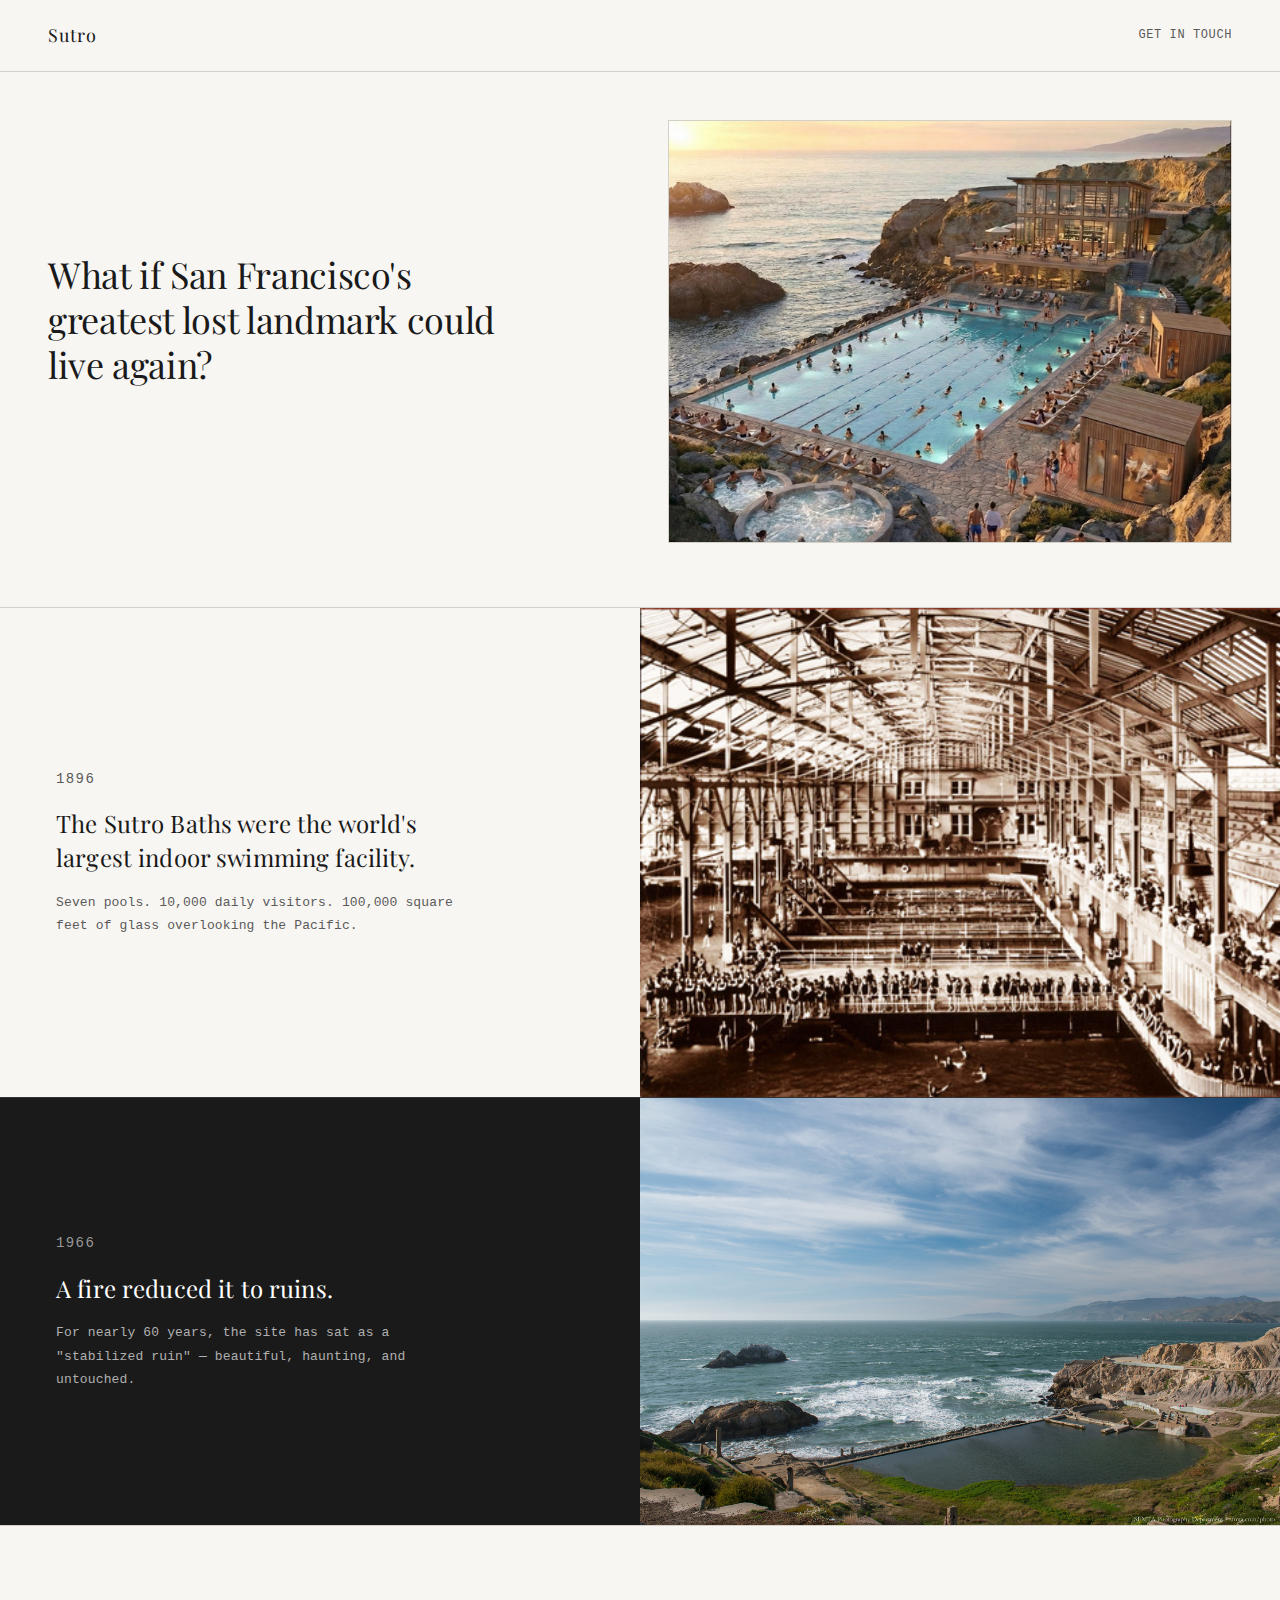
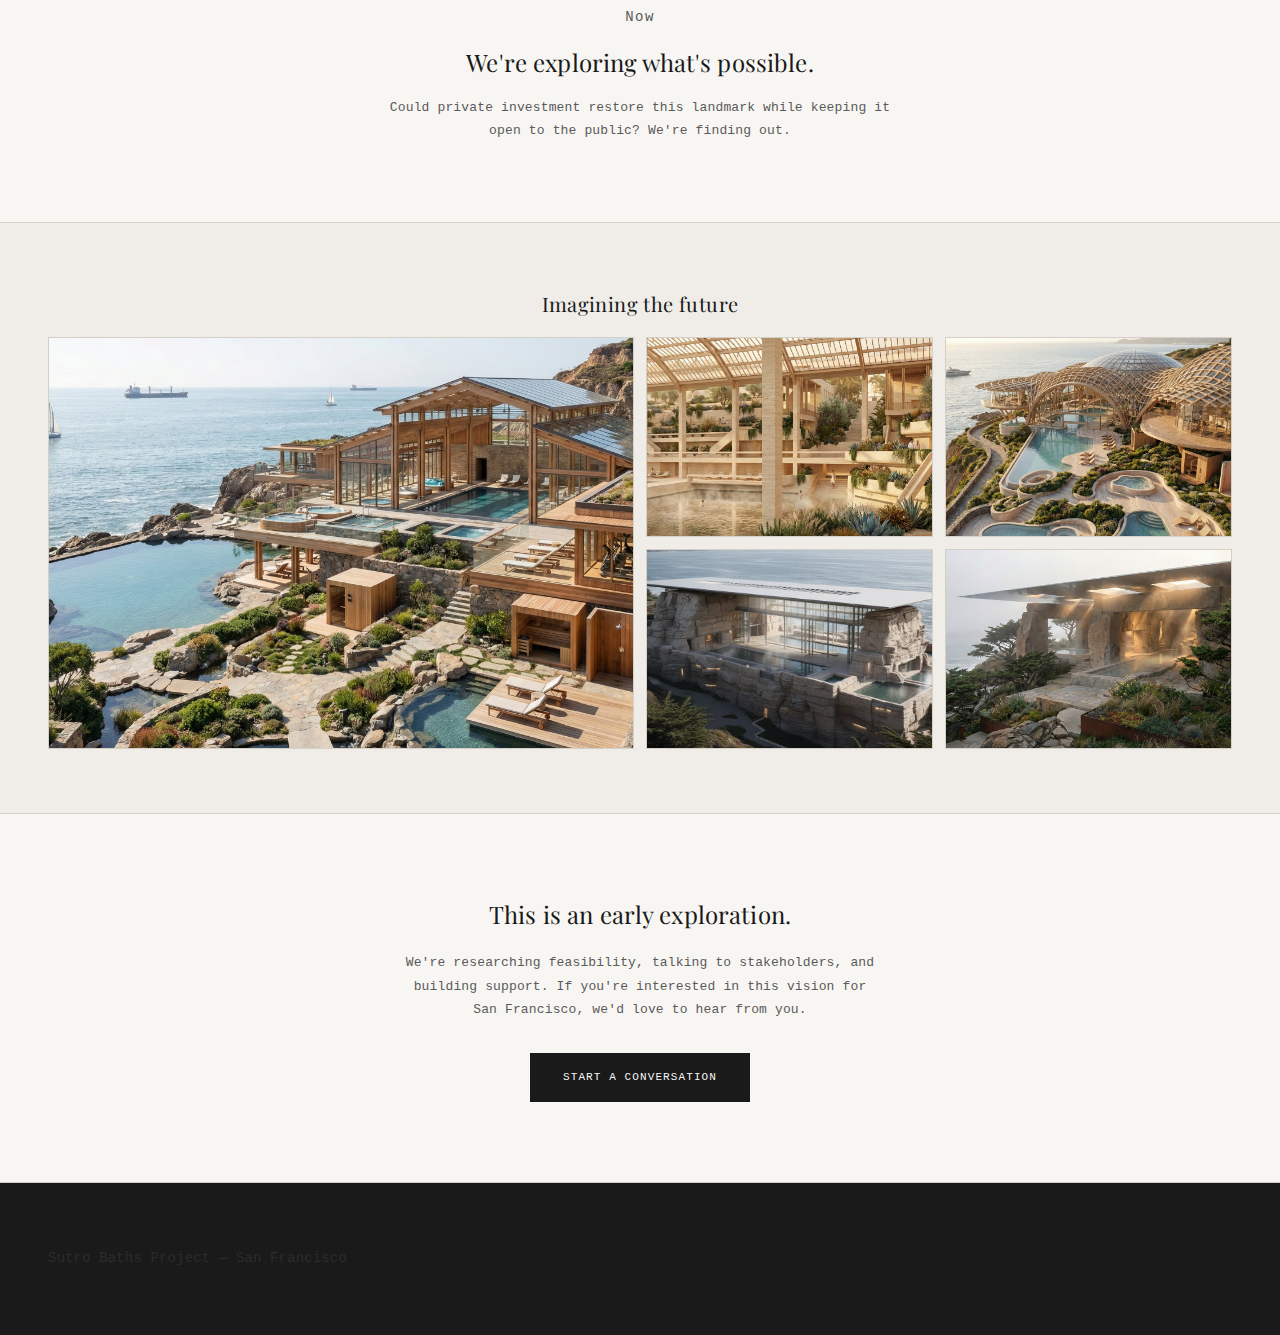
<file: index.html>
<!DOCTYPE html>
<html lang="en">
<head>
    <meta charset="UTF-8">
    <meta name="viewport" content="width=device-width, initial-scale=1.0">
    <title>Sutro Baths — What If?</title>
    <meta name="description" content="Exploring the possibility of restoring San Francisco's Sutro Baths.">
    <meta property="og:title" content="Sutro Baths — What If?">
    <meta property="og:description" content="Exploring the possibility of restoring San Francisco's Sutro Baths.">
    <meta property="og:image" content="images/vision/sunset-pools.jpg">
    <meta name="theme-color" content="#0a1628">
    <link rel="preconnect" href="https://fonts.googleapis.com">
    <link rel="preconnect" href="https://fonts.gstatic.com" crossorigin>
    <link href="https://fonts.googleapis.com/css2?family=Playfair+Display:wght@400;500&family=Inter:wght@300;400;500&display=swap" rel="stylesheet">
    <link rel="stylesheet" href="styles.css">
</head>
<body>

    <nav class="nav">
        <a href="#" class="nav-logo">Sutro</a>
        <a href="mailto:hello@sutrobaths.org" class="nav-contact">Get in touch</a>
    </nav>

    <section class="hero">
        <div class="hero-content">
            <h1>What if San Francisco's greatest lost landmark could live again?</h1>
        </div>
        <div class="hero-image">
            <img src="images/vision/sunset-pools.jpg" alt="Vision of restored Sutro Baths at sunset">
        </div>
    </section>

    <section class="story">
        <div class="story-block">
            <span class="story-date">1896</span>
            <h2>The Sutro Baths were the world's largest indoor swimming facility.</h2>
            <p>Seven pools. 10,000 daily visitors. 100,000 square feet of glass overlooking the Pacific.</p>
        </div>
        <div class="story-image">
            <img src="images/historical/swimmers-interior.jpg" alt="Historic Sutro Baths interior">
        </div>
    </section>

    <section class="story story-dark">
        <div class="story-block">
            <span class="story-date">1966</span>
            <h2>A fire reduced it to ruins.</h2>
            <p>For nearly 60 years, the site has sat as a "stabilized ruin" — beautiful, haunting, and untouched.</p>
        </div>
        <div class="story-image">
            <img src="images/current/ruins-sunset.jpg" alt="Sutro Baths ruins at sunset">
        </div>
    </section>

    <section class="story">
        <div class="story-block">
            <span class="story-date">Now</span>
            <h2>We're exploring what's possible.</h2>
            <p>Could private investment restore this landmark while keeping it open to the public? We're finding out.</p>
        </div>
    </section>

    <section class="vision">
        <h2 class="vision-title">Imagining the future</h2>
        <div class="vision-grid">
            <figure class="vision-item vision-item-large">
                <img src="images/vision/coastal-sanctuary.jpg" alt="Coastal sanctuary vision">
            </figure>
            <figure class="vision-item">
                <img src="images/vision/glass-atrium.jpg" alt="Glass atrium interior">
            </figure>
            <figure class="vision-item">
                <img src="images/vision/domed-pavilion.jpg" alt="Domed pavilion">
            </figure>
            <figure class="vision-item">
                <img src="images/vision/aerial-pools.jpg" alt="Aerial view of pools">
            </figure>
            <figure class="vision-item">
                <img src="images/vision/public-gardens.jpg" alt="Public gardens">
            </figure>
        </div>
    </section>

    <section class="cta">
        <h2>This is an early exploration.</h2>
        <p>We're researching feasibility, talking to stakeholders, and building support. If you're interested in this vision for San Francisco, we'd love to hear from you.</p>
        <a href="mailto:hello@sutrobaths.org" class="cta-button">Start a conversation</a>
    </section>

    <footer class="footer">
        <p>Sutro Baths Project — San Francisco</p>
    </footer>

</body>
</html>
</file>
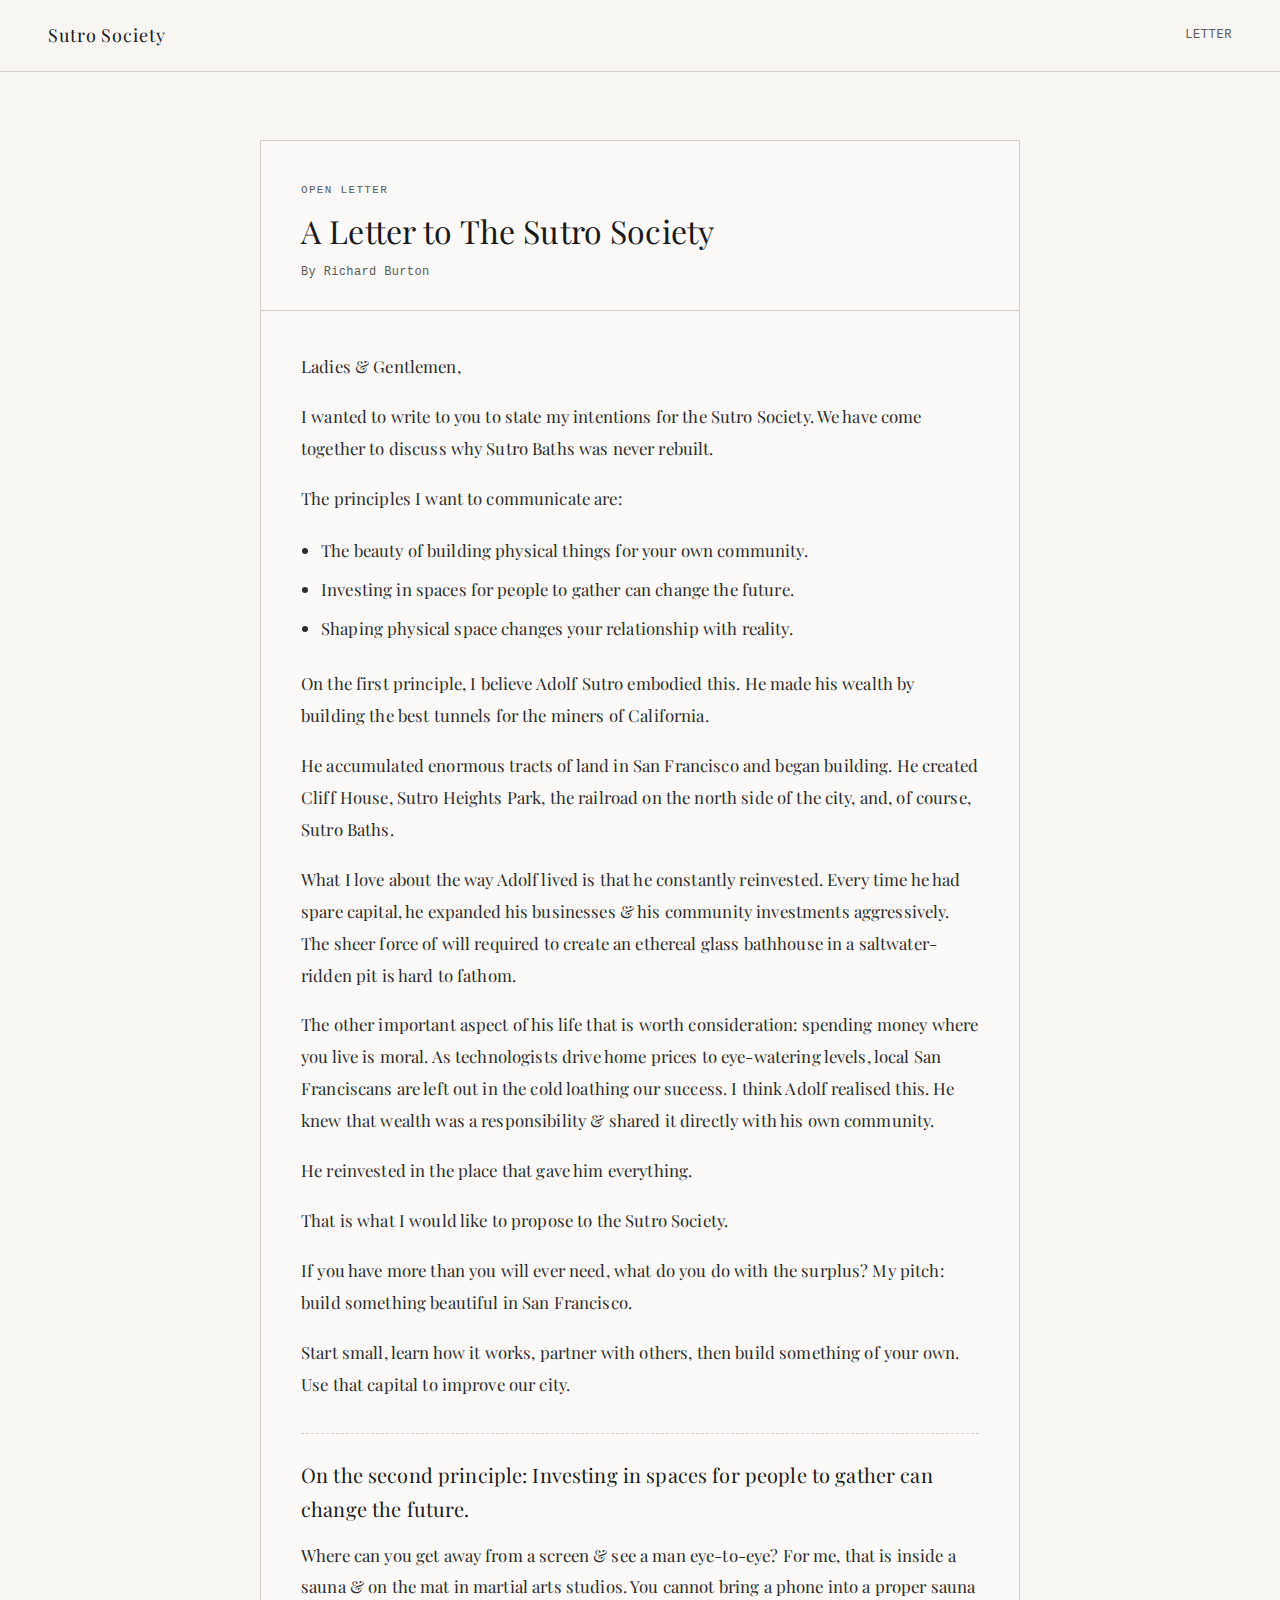
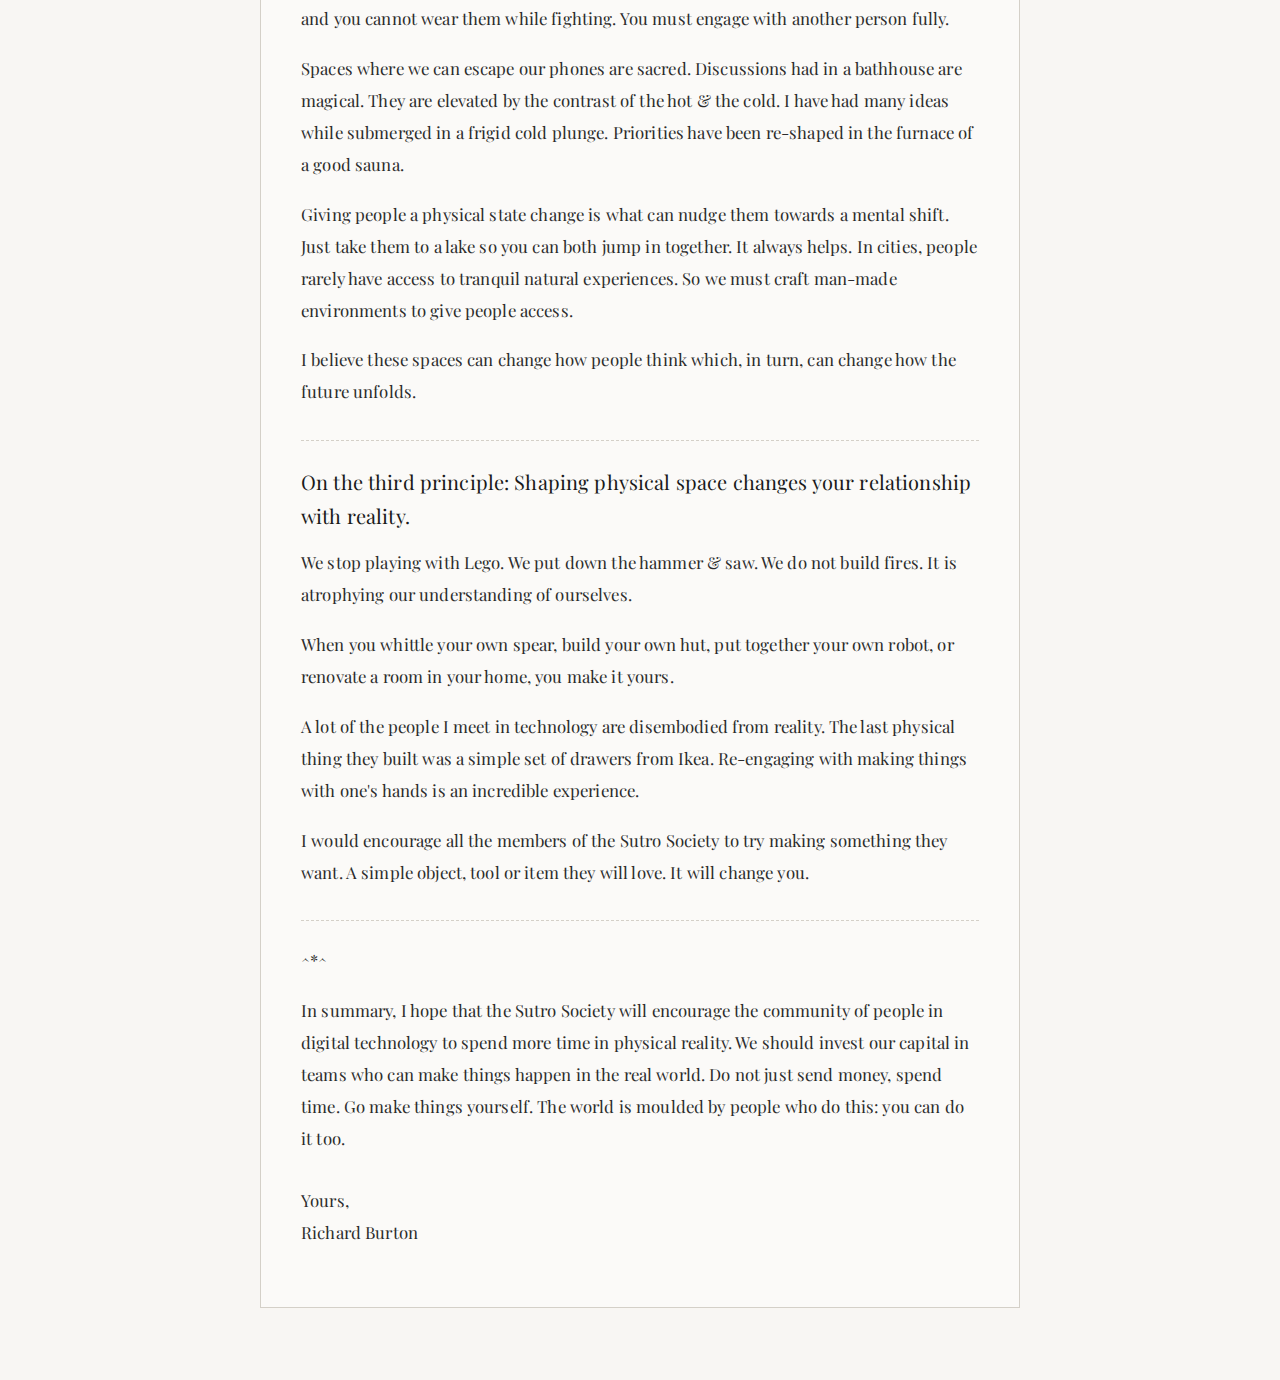
<file: letter.html>
<!DOCTYPE html>
<html lang="en">
<head>
    <meta charset="UTF-8">
    <meta name="viewport" content="width=device-width, initial-scale=1.0">
    <title>A Letter to The Sutro Society</title>
    <meta name="description" content="A letter from Richard Burton to The Sutro Society on community building and physical investment in San Francisco.">
    <link rel="icon" type="image/svg+xml" href="favicon.svg">
    <link rel="preconnect" href="https://fonts.googleapis.com">
    <link rel="preconnect" href="https://fonts.gstatic.com" crossorigin>
    <link href="https://fonts.googleapis.com/css2?family=Playfair+Display:wght@400;500&display=swap" rel="stylesheet">
    <link rel="stylesheet" href="styles.css">
</head>
<body>

    <nav class="nav">
        <a href="index.html" class="nav-logo">Sutro Society</a>
        <div class="nav-links">
            <a href="letter.html" class="nav-link">Letter</a>
        </div>
    </nav>

    <main class="letter-main">
        <article class="letter-wrap">
            <header class="letter-header">
                <p class="letter-kicker">Open Letter</p>
                <h1>A Letter to The Sutro Society</h1>
                <p class="letter-meta">By Richard Burton</p>
            </header>
            <section class="letter-body">
                <p>Ladies &amp; Gentlemen,</p>

                <p>I wanted to write to you to state my intentions for the Sutro Society. We have come together to discuss why Sutro Baths was never rebuilt.</p>

                <p>The principles I want to communicate are:</p>
                <ul class="letter-principles">
                    <li>The beauty of building physical things for your own community.</li>
                    <li>Investing in spaces for people to gather can change the future.</li>
                    <li>Shaping physical space changes your relationship with reality.</li>
                </ul>

                <p>On the first principle, I believe Adolf Sutro embodied this. He made his wealth by building the best tunnels for the miners of California.</p>

                <p>He accumulated enormous tracts of land in San Francisco and began building. He created Cliff House, Sutro Heights Park, the railroad on the north side of the city, and, of course, Sutro Baths.</p>

                <p>What I love about the way Adolf lived is that he constantly reinvested. Every time he had spare capital, he expanded his businesses &amp; his community investments aggressively. The sheer force of will required to create an ethereal glass bathhouse in a saltwater-ridden pit is hard to fathom.</p>

                <p>The other important aspect of his life that is worth consideration: spending money where you live is moral. As technologists drive home prices to eye-watering levels, local San Franciscans are left out in the cold loathing our success. I think Adolf realised this. He knew that wealth was a responsibility &amp; shared it directly with his own community.</p>

                <p>He reinvested in the place that gave him everything.</p>

                <p>That is what I would like to propose to the Sutro Society.</p>

                <p>If you have more than you will ever need, what do you do with the surplus? My pitch: build something beautiful in San Francisco.</p>

                <p>Start small, learn how it works, partner with others, then build something of your own. Use that capital to improve our city.</p>

                <section class="letter-section">
                    <h2>On the second principle: Investing in spaces for people to gather can change the future.</h2>

                    <p>Where can you get away from a screen &amp; see a man eye-to-eye? For me, that is inside a sauna &amp; on the mat in martial arts studios. You cannot bring a phone into a proper sauna and you cannot wear them while fighting. You must engage with another person fully.</p>

                    <p>Spaces where we can escape our phones are sacred. Discussions had in a bathhouse are magical. They are elevated by the contrast of the hot &amp; the cold. I have had many ideas while submerged in a frigid cold plunge. Priorities have been re-shaped in the furnace of a good sauna.</p>

                    <p>Giving people a physical state change is what can nudge them towards a mental shift. Just take them to a lake so you can both jump in together. It always helps. In cities, people rarely have access to tranquil natural experiences. So we must craft man-made environments to give people access.</p>

                    <p>I believe these spaces can change how people think which, in turn, can change how the future unfolds.</p>
                </section>

                <section class="letter-section">
                    <h2>On the third principle: Shaping physical space changes your relationship with reality.</h2>

                    <p>We stop playing with Lego. We put down the hammer &amp; saw. We do not build fires. It is atrophying our understanding of ourselves.</p>

                    <p>When you whittle your own spear, build your own hut, put together your own robot, or renovate a room in your home, you make it yours.</p>

                    <p>A lot of the people I meet in technology are disembodied from reality. The last physical thing they built was a simple set of drawers from Ikea. Re-engaging with making things with one's hands is an incredible experience.</p>

                    <p>I would encourage all the members of the Sutro Society to try making something they want. A simple object, tool or item they will love. It will change you.</p>
                </section>

                <section class="letter-section">
                    <p>^*^</p>

                    <p>In summary, I hope that the Sutro Society will encourage the community of people in digital technology to spend more time in physical reality. We should invest our capital in teams who can make things happen in the real world. Do not just send money, spend time. Go make things yourself. The world is moulded by people who do this: you can do it too.</p>

                    <p class="letter-signoff">Yours,<br>Richard Burton</p>
                </section>
            </section>
        </article>
    </main>

</body>
</html>
</file>
<file: styles.css>
/* Sutro Baths — Classical Stylesheet */

@font-face {
    font-family: 'Berkeley Mono';
    src: local('Berkeley Mono');
    font-weight: 400;
    font-style: normal;
}

:root {
    --color-bg: #f8f6f3;
    --color-bg-alt: #f0ede8;
    --color-dark: #1a1a1a;
    --color-text: #2c2c2c;
    --color-text-secondary: #5a5a5a;
    --color-accent: #8b7355;
    --color-border: #d4d0c8;

    --font-serif: 'Playfair Display', Georgia, 'Times New Roman', serif;
    --font-mono: 'Berkeley Mono', 'SF Mono', 'Monaco', 'Inconsolata', 'Fira Mono', monospace;
    --font-letter: 'Playfair Display', Georgia, 'Times New Roman', serif;
}

*, *::before, *::after {
    box-sizing: border-box;
    margin: 0;
    padding: 0;
}

html {
    scroll-behavior: smooth;
    font-size: 16px;
}

body {
    font-family: var(--font-mono);
    font-size: 14px;
    line-height: 1.7;
    color: var(--color-text);
    background: var(--color-bg);
    -webkit-font-smoothing: antialiased;
    letter-spacing: 0.01em;
}

img {
    max-width: 100%;
    height: auto;
    display: block;
}

/* Navigation */
.nav {
    position: fixed;
    top: 0;
    left: 0;
    right: 0;
    z-index: 100;
    display: flex;
    justify-content: space-between;
    align-items: center;
    padding: 20px 48px;
    background: var(--color-bg);
    border-bottom: 1px solid var(--color-border);
}

.nav-links {
    display: flex;
    align-items: center;
    gap: 20px;
}

.nav-link {
    font-family: var(--font-mono);
    font-size: 12px;
    color: var(--color-text-secondary);
    text-decoration: none;
    letter-spacing: 0.05em;
    text-transform: uppercase;
    transition: color 0.2s;
    white-space: nowrap;
}

.nav-link:hover {
    color: var(--color-dark);
}

.nav-logo {
    font-family: var(--font-serif);
    font-size: 1.125rem;
    font-weight: 400;
    color: var(--color-dark);
    text-decoration: none;
    letter-spacing: 0.05em;
}

.nav-contact {
    font-family: var(--font-mono);
    font-size: 12px;
    color: var(--color-text-secondary);
    text-decoration: none;
    letter-spacing: 0.05em;
    text-transform: uppercase;
    transition: color 0.2s;
    white-space: nowrap;
}

.nav-contact:hover {
    color: var(--color-dark);
}

/* Hero */
.hero {
    padding: 120px 48px 64px;
    background: var(--color-bg);
    display: grid;
    grid-template-columns: 1fr 1fr;
    gap: 56px;
    align-items: center;
    max-width: 1300px;
    margin: 0 auto;
}

.hero-content {
    max-width: 480px;
}

.hero h1 {
    font-family: var(--font-serif);
    font-size: 2.25rem;
    font-weight: 400;
    color: var(--color-dark);
    line-height: 1.25;
    letter-spacing: -0.01em;
    margin-bottom: 24px;
}

.hero-subtitle {
    font-family: var(--font-mono);
    font-size: 13px;
    color: var(--color-text-secondary);
    line-height: 1.8;
}

.hero-image {
    position: relative;
    aspect-ratio: 4/3;
    overflow: hidden;
    border: 1px solid var(--color-border);
}

.hero-image img {
    width: 100%;
    height: 100%;
    object-fit: cover;
}

/* Story Sections */
.story {
    display: grid;
    grid-template-columns: 1fr 1fr;
    border-top: 1px solid var(--color-border);
    background: var(--color-bg);
}

.story-dark {
    background: var(--color-dark);
    border-top-color: #333;
}

.story-dark .story-block {
    color: var(--color-bg);
}

.story-dark .story-date {
    color: #999;
}

.story-dark .story-block h2 {
    color: #ffffff;
}

.story-dark .story-block p {
    color: #b0b0b0;
}

.story-block {
    display: flex;
    flex-direction: column;
    justify-content: center;
    padding: 64px 56px;
    max-width: 520px;
}

.story-date {
    font-family: var(--font-mono);
    font-size: 14px;
    font-weight: 400;
    letter-spacing: 0.1em;
    color: var(--color-text-secondary);
    margin-bottom: 16px;
}

.story-block h2 {
    font-family: var(--font-serif);
    font-size: 1.5rem;
    font-weight: 400;
    line-height: 1.4;
    margin-bottom: 16px;
    color: var(--color-dark);
}

.story-block p {
    font-family: var(--font-mono);
    font-size: 13px;
    color: var(--color-text-secondary);
    line-height: 1.8;
}

.story-image {
    position: relative;
    overflow: hidden;
    min-height: 360px;
}

.story-image img {
    width: 100%;
    height: 100%;
    object-fit: cover;
}

/* Story without image (Today section) */
.story:not(:has(.story-image)) {
    grid-template-columns: 1fr;
}

.story:not(:has(.story-image)) .story-block {
    max-width: 600px;
    margin: 0 auto;
    text-align: center;
    padding: 80px 48px;
}

/* Vision Gallery */
.vision {
    background: var(--color-bg-alt);
    padding: 64px 48px;
    border-top: 1px solid var(--color-border);
}

.vision-title {
    font-family: var(--font-serif);
    font-size: 1.25rem;
    font-weight: 400;
    color: var(--color-dark);
    text-align: center;
    margin-bottom: 16px;
    letter-spacing: 0.02em;
}

.vision-intro {
    font-family: var(--font-mono);
    font-size: 13px;
    color: var(--color-text-secondary);
    text-align: center;
    max-width: 560px;
    margin: 0 auto 48px;
    line-height: 1.8;
}

.vision-grid {
    display: grid;
    grid-template-columns: repeat(4, 1fr);
    grid-template-rows: repeat(2, 200px);
    gap: 12px;
    max-width: 1200px;
    margin: 0 auto;
}

.vision-item {
    position: relative;
    overflow: hidden;
    border: 1px solid var(--color-border);
    background: var(--color-bg);
}

.vision-item img {
    width: 100%;
    height: 100%;
    object-fit: cover;
    transition: transform 0.5s ease;
}

.vision-item:hover img {
    transform: scale(1.02);
}

.vision-item-large {
    grid-column: span 2;
    grid-row: span 2;
}

/* CTA Section */
.cta {
    background: var(--color-bg);
    padding: 80px 48px;
    text-align: center;
    border-top: 1px solid var(--color-border);
}

.cta h2 {
    font-family: var(--font-serif);
    font-size: 1.5rem;
    font-weight: 400;
    margin-bottom: 16px;
    color: var(--color-dark);
}

.cta p {
    font-family: var(--font-mono);
    font-size: 13px;
    color: var(--color-text-secondary);
    max-width: 480px;
    margin: 0 auto 32px;
    line-height: 1.8;
}

.cta-button {
    display: inline-block;
    padding: 14px 32px;
    font-family: var(--font-mono);
    font-size: 11px;
    font-weight: 400;
    letter-spacing: 0.1em;
    text-transform: uppercase;
    text-decoration: none;
    color: var(--color-bg);
    background: var(--color-dark);
    border: 1px solid var(--color-dark);
    transition: all 0.2s;
}

.cta-button:hover {
    background: transparent;
    color: var(--color-dark);
}

/* Footer */
.footer {
    background: var(--color-dark);
    padding: 64px 48px;
    border-top: 1px solid var(--color-border);
    display: grid;
    grid-template-columns: 1fr 2fr;
    gap: 64px;
    align-items: center;
}

.footer-brand {
    text-align: center;
}

.footer-brand p {
    font-family: var(--font-serif);
    font-size: 1.25rem;
    color: #fff;
    letter-spacing: 0.02em;
}

.footer-learn {
    display: flex;
    flex-direction: column;
    gap: 20px;
}

.footer-title {
    font-family: var(--font-mono);
    font-size: 12px;
    font-weight: 400;
    color: #ccc;
    text-transform: uppercase;
    letter-spacing: 0.1em;
    text-align: center;
}

.footer-content {
    display: grid;
    grid-template-columns: 1fr 1fr;
    gap: 32px;
    align-items: start;
}

.footer-video {
    position: relative;
    padding-bottom: 56.25%;
    height: 0;
    overflow: hidden;
    border: 1px solid #333;
}

.footer-video iframe {
    position: absolute;
    top: 0;
    left: 0;
    width: 100%;
    height: 100%;
}

.footer-links {
    display: flex;
    flex-direction: column;
    gap: 0;
}

.footer-links a {
    font-family: var(--font-mono);
    font-size: 14px;
    color: #b0b0b0;
    text-decoration: none;
    padding: 16px 0;
    border-bottom: 1px solid #333;
    transition: color 0.2s;
}

.footer-links a:first-child {
    border-top: 1px solid #333;
}

.footer-links a:hover {
    color: #fff;
}

/* Letter Page */
.letter-main {
    padding: 140px 24px 72px;
    background: var(--color-bg);
    min-height: 100vh;
}

.letter-wrap {
    max-width: 760px;
    margin: 0 auto;
    border: 1px solid var(--color-border);
    background: #fbfaf8;
}

.letter-header {
    padding: 40px 40px 28px;
    border-bottom: 1px solid var(--color-border);
}

.letter-kicker {
    font-family: var(--font-mono);
    font-size: 11px;
    letter-spacing: 0.12em;
    color: var(--color-text-secondary);
    text-transform: uppercase;
    margin-bottom: 12px;
}

.letter-header h1 {
    font-family: var(--font-serif);
    font-size: 2rem;
    line-height: 1.2;
    font-weight: 400;
    color: var(--color-dark);
    margin-bottom: 12px;
}

.letter-meta {
    font-family: var(--font-mono);
    font-size: 12px;
    color: var(--color-text-secondary);
    letter-spacing: 0.03em;
}


.letter-body {
    padding: 40px;
}

.letter-body p {
    font-family: var(--font-letter);
    font-size: 1.05rem;
    color: var(--color-text);
    line-height: 1.9;
    margin-bottom: 18px;
}

.letter-principles {
    margin: 20px 0 24px 20px;
}

.letter-principles li {
    font-family: var(--font-letter);
    font-size: 1.05rem;
    color: var(--color-text);
    line-height: 1.85;
    margin-bottom: 8px;
}

.letter-section {
    margin-top: 32px;
    padding-top: 24px;
    border-top: 1px dashed var(--color-border);
}

.letter-section h2 {
    font-family: var(--font-letter);
    font-size: 1.25rem;
    font-weight: 400;
    color: var(--color-dark);
    margin-bottom: 14px;
}

.letter-signoff {
    margin-top: 30px;
}

/* Responsive - Tablet */
@media (max-width: 1024px) {
    .hero {
        grid-template-columns: 1fr;
        gap: 40px;
        padding: 100px 32px 56px;
    }

    .hero-content {
        max-width: 100%;
    }

    .hero-image {
        max-width: 100%;
    }

    .story-block {
        max-width: 100%;
    }

    .vision-grid {
        grid-template-columns: repeat(2, 1fr);
        grid-template-rows: repeat(3, 180px);
    }

    .vision-item-large {
        grid-column: span 2;
        grid-row: span 1;
    }

    .footer {
        grid-template-columns: 1fr 2fr;
        gap: 40px;
    }
}

/* Responsive - Mobile */
@media (max-width: 768px) {
    .nav {
        padding: 16px 20px;
    }

    .nav-logo {
        font-size: 1rem;
    }

    .nav-contact {
        font-size: 10px;
    }

    .nav-link {
        font-size: 10px;
    }

    .nav-links {
        gap: 10px;
    }

    .hero {
        padding: 88px 20px 40px;
        gap: 32px;
    }

    .hero h1 {
        font-size: 1.625rem;
        margin-bottom: 16px;
    }

    .hero-subtitle {
        font-size: 13px;
    }

    .story {
        grid-template-columns: 1fr;
    }

    .story-block {
        padding: 40px 20px;
        order: 2;
        max-width: 100%;
    }

    .story-block h2 {
        font-size: 1.25rem;
    }

    .story-image {
        order: 1;
        min-height: 240px;
    }

    .story:not(:has(.story-image)) .story-block {
        padding: 56px 20px;
    }

    .vision {
        padding: 40px 20px;
    }

    .vision-title {
        font-size: 1.125rem;
        margin-bottom: 12px;
    }

    .vision-intro {
        font-size: 12px;
        margin-bottom: 32px;
    }

    .vision-grid {
        grid-template-columns: 1fr;
        grid-template-rows: auto;
        gap: 10px;
    }

    .vision-item {
        aspect-ratio: 16/10;
    }

    .vision-item-large {
        grid-column: span 1;
        grid-row: span 1;
    }

    .cta {
        padding: 56px 20px;
    }

    .cta h2 {
        font-size: 1.25rem;
    }

    .cta p {
        font-size: 13px;
    }

    .cta-button {
        padding: 16px 28px;
        font-size: 11px;
    }

    .footer {
        padding: 40px 20px;
        grid-template-columns: 1fr;
        gap: 32px;
    }

    .footer-brand p {
        font-size: 1.125rem;
    }

    .footer-title {
        font-size: 11px;
    }

    .footer-content {
        grid-template-columns: 1fr;
        gap: 20px;
    }

    .footer-links a {
        font-size: 13px;
        padding: 14px 0;
    }

    .letter-main {
        padding: 104px 20px 44px;
    }

    .letter-wrap {
        max-width: 100%;
    }

    .letter-header {
        padding: 28px 20px 22px;
    }

    .letter-header h1 {
        font-size: 1.6rem;
    }

    .letter-body {
        padding: 28px 20px;
    }

    .letter-body p,
    .letter-principles li {
        font-size: 1rem;
    }

}

/* Responsive - Small Mobile */
@media (max-width: 480px) {
    .nav {
        padding: 14px 16px;
    }

    .hero {
        padding: 80px 16px 32px;
    }

    .hero h1 {
        font-size: 1.5rem;
    }

    .story-block {
        padding: 32px 16px;
    }

    .story:not(:has(.story-image)) .story-block {
        padding: 48px 16px;
    }

    .vision {
        padding: 32px 16px;
    }

    .cta {
        padding: 48px 16px;
    }

    .footer {
        padding: 32px 16px;
    }
}
</file>
